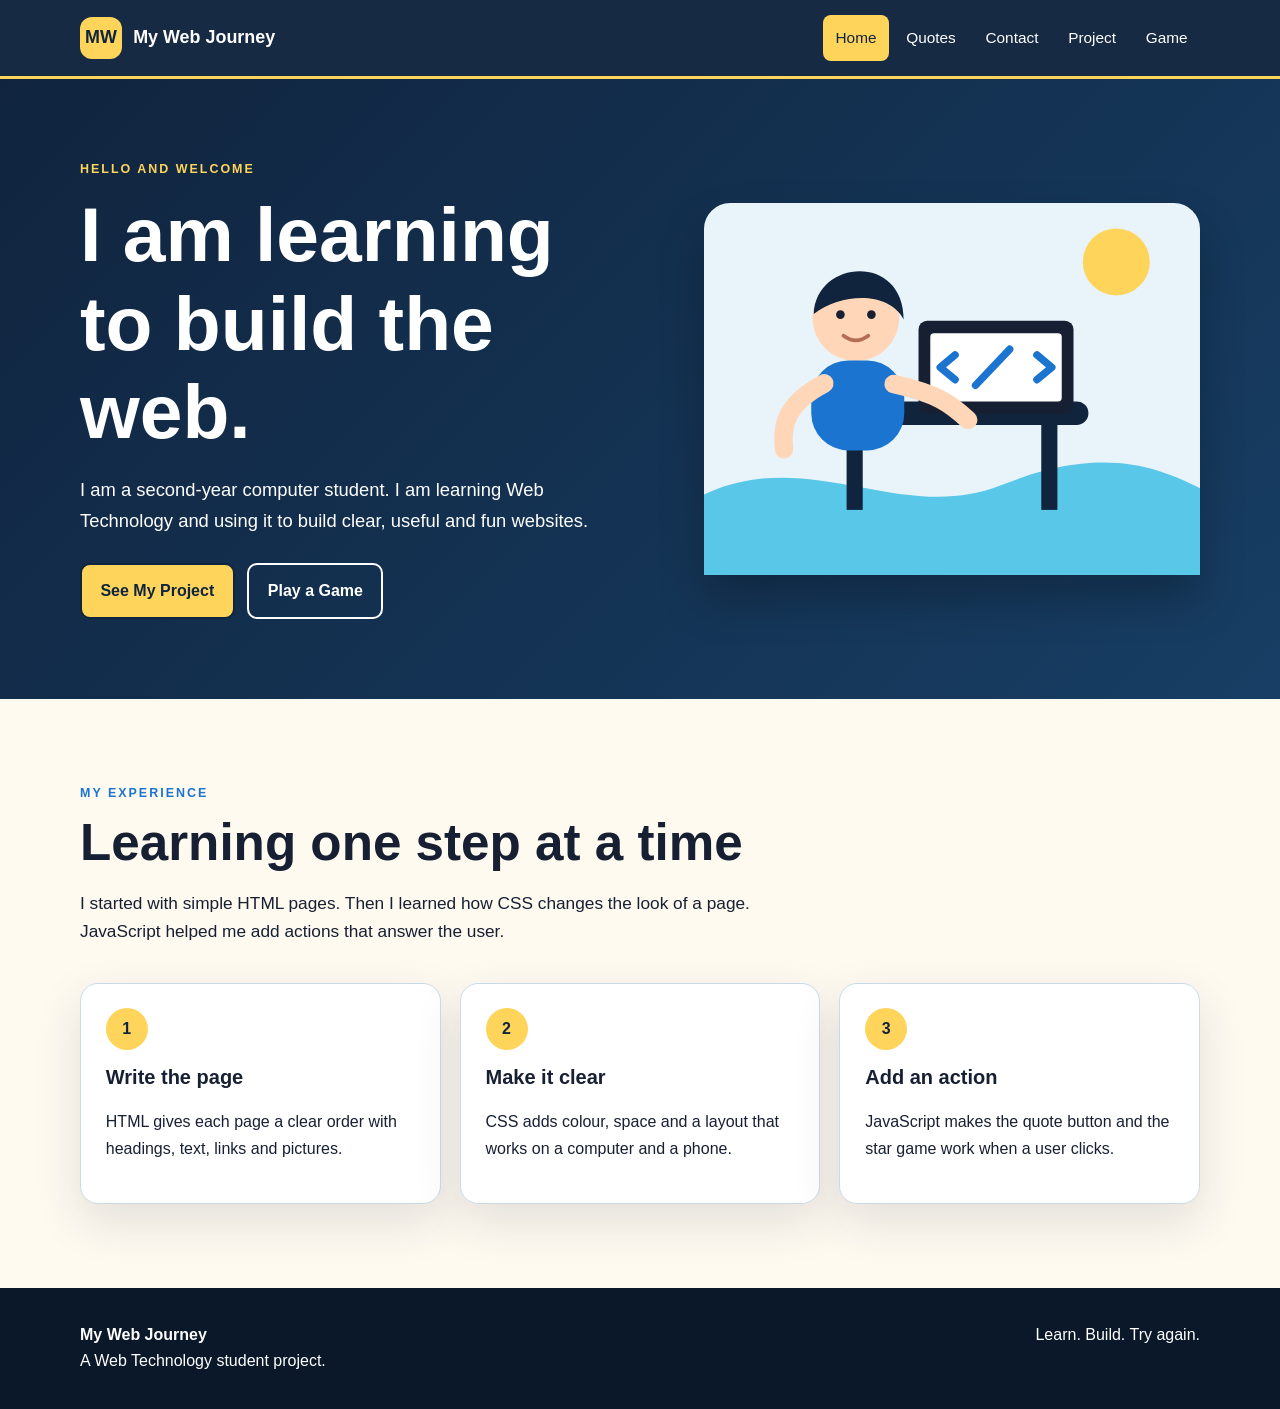
<file: index.html>
<!DOCTYPE html>
<html lang="en">
<head>
  <meta charset="utf-8">
  <meta name="viewport" content="width=device-width, initial-scale=1">
  <title>My Web Journey</title>
  <meta name="description" content="A student website about learning web technology, useful quotes, contact details, the building process and a simple game.">
  <meta property="og:title" content="My Web Journey">
  <meta property="og:description" content="A second-year computer student learns how to build websites.">
  <meta property="og:image" content="https://YOUR-GITHUB-NAME.github.io/my-web-journey/images/og-image.jpg">
  <meta property="og:url" content="https://YOUR-GITHUB-NAME.github.io/my-web-journey/">
  <meta property="og:type" content="website">
  <link rel="icon" href="images/favicon-32.png" sizes="32x32">
  <link rel="apple-touch-icon" href="images/apple-touch-icon.png">
  <link rel="stylesheet" href="style.css">
  <script src="script.js" defer></script>
</head>
<body>
  <a class="skip-link" href="#main">Skip to main content</a>
  <header class="site-header">
    <div class="header-inner">
      <a class="brand" href="index.html"><span class="brand-mark">MW</span>My Web Journey</a>
      <nav class="site-nav" aria-label="Main navigation">
        <ul>
          <li><a href="index.html" aria-current="page">Home</a></li>
          <li><a href="quotes.html">Quotes</a></li>
          <li><a href="contact.html">Contact</a></li>
          <li><a href="project.html">Project</a></li>
          <li><a href="game.html">Game</a></li>
        </ul>
      </nav>
    </div>
  </header>

  <main id="main">
    <section class="hero">
      <div class="page-width hero-grid">
        <div>
          <p class="eyebrow">Hello and Welcome</p>
          <h1>I am learning to build the web.</h1>
          <p class="hero-text">I am a second-year computer student. I am learning Web Technology and using it to build clear, useful and fun websites.</p>
          <div class="button-row">
            <a class="button" href="project.html">See My Project</a>
            <a class="button secondary" href="game.html">Play a Game</a>
          </div>
        </div>
        <img class="hero-image" src="images/student-learning.svg" alt="A student learning web design on a laptop">
      </div>
    </section>

    <section class="section">
      <div class="page-width">
        <div class="section-heading">
          <p class="eyebrow">My Experience</p>
          <h2>Learning one step at a time</h2>
          <p>I started with simple HTML pages. Then I learned how CSS changes the look of a page. JavaScript helped me add actions that answer the user.</p>
        </div>
        <div class="card-grid">
          <article class="card"><span class="card-number">1</span><h3>Write the page</h3><p>HTML gives each page a clear order with headings, text, links and pictures.</p></article>
          <article class="card"><span class="card-number">2</span><h3>Make it clear</h3><p>CSS adds colour, space and a layout that works on a computer and a phone.</p></article>
          <article class="card"><span class="card-number">3</span><h3>Add an action</h3><p>JavaScript makes the quote button and the star game work when a user clicks.</p></article>
        </div>
      </div>
    </section>
  </main>

  <footer class="site-footer"><div class="page-width footer-grid"><p><strong>My Web Journey</strong><br>A Web Technology student project.</p><p>Learn. Build. Try again.</p></div></footer>
</body>
</html>
</file>
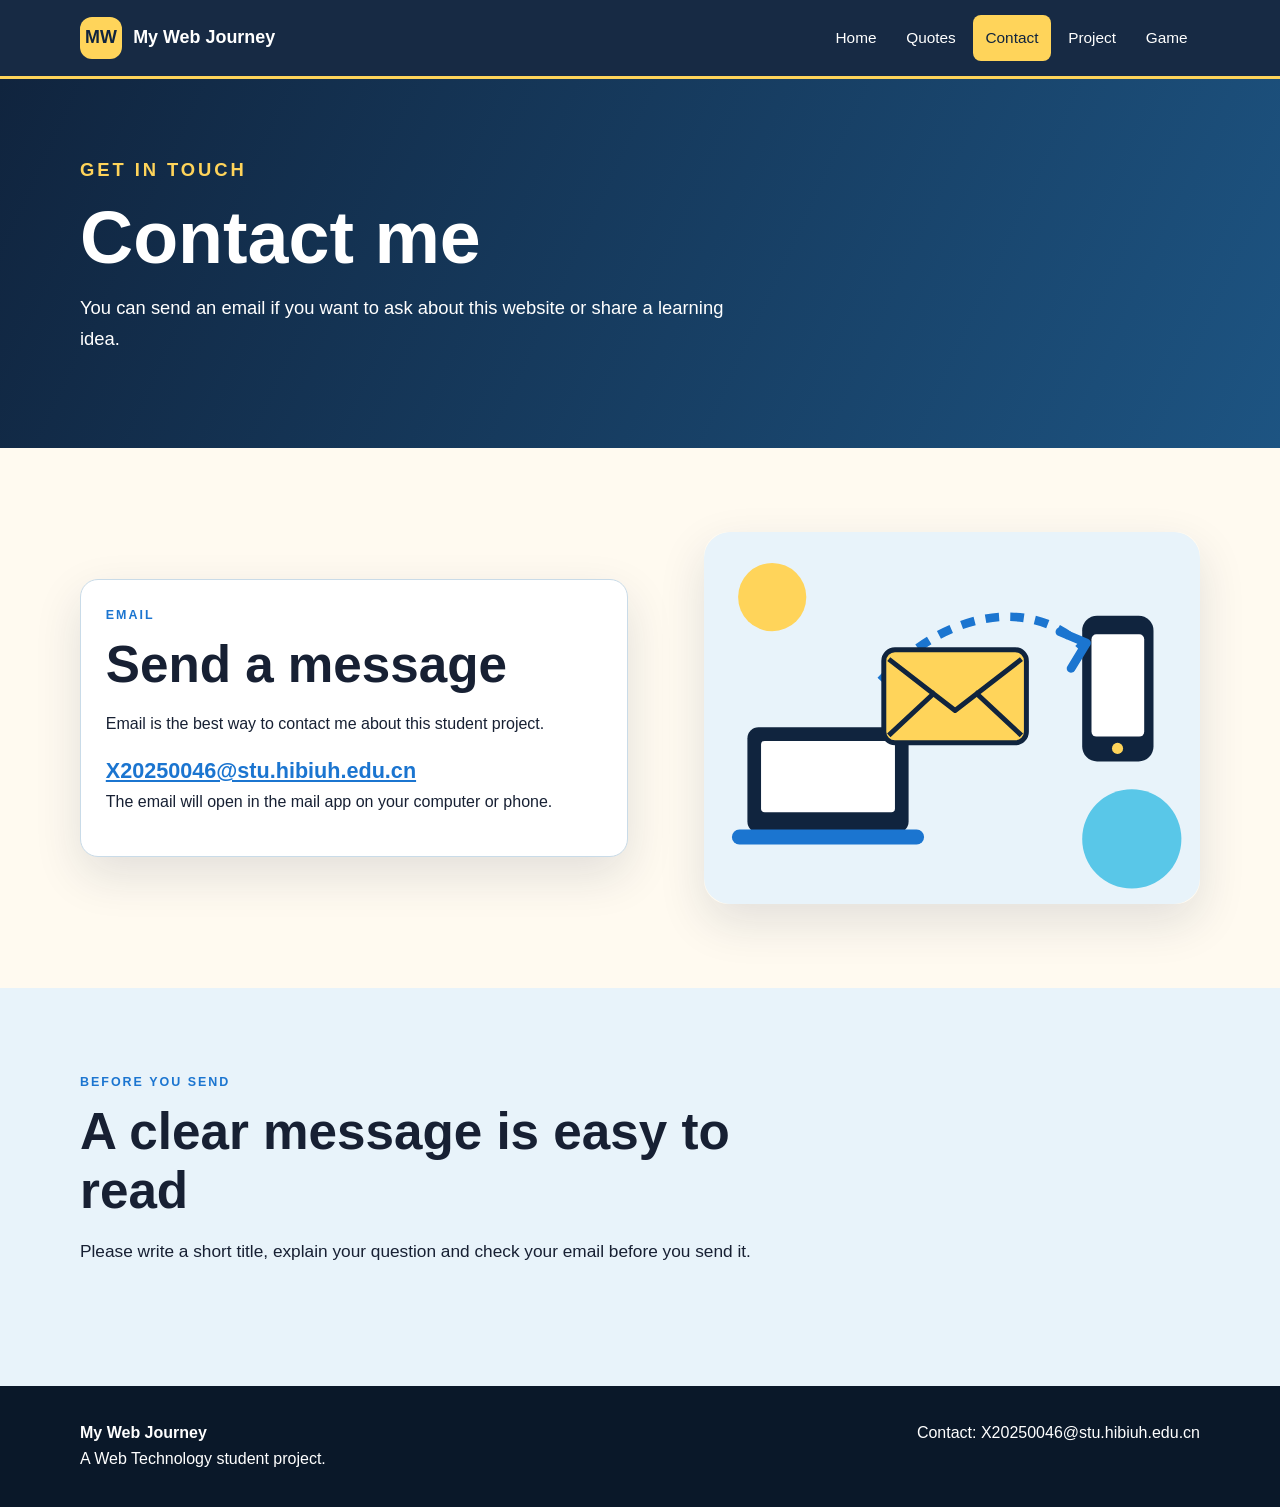
<file: contact.html>
<!DOCTYPE html>
<html lang="en">
<head>
  <meta charset="utf-8"><meta name="viewport" content="width=device-width, initial-scale=1">
  <title>Contact | My Web Journey</title>
  <meta name="description" content="Contact the student who built My Web Journey by email.">
  <meta property="og:title" content="My Web Journey"><meta property="og:description" content="Contact the student website maker by email.">
  <meta property="og:image" content="https://YOUR-GITHUB-NAME.github.io/my-web-journey/images/og-image.jpg"><meta property="og:url" content="https://YOUR-GITHUB-NAME.github.io/my-web-journey/contact.html"><meta property="og:type" content="website">
  <link rel="icon" href="images/favicon-32.png" sizes="32x32"><link rel="apple-touch-icon" href="images/apple-touch-icon.png"><link rel="stylesheet" href="style.css"><script src="script.js" defer></script>
</head>
<body>
  <a class="skip-link" href="#main">Skip to main content</a>
  <header class="site-header"><div class="header-inner"><a class="brand" href="index.html"><span class="brand-mark">MW</span>My Web Journey</a><nav class="site-nav" aria-label="Main navigation"><ul><li><a href="index.html">Home</a></li><li><a href="quotes.html">Quotes</a></li><li><a href="contact.html" aria-current="page">Contact</a></li><li><a href="project.html">Project</a></li><li><a href="game.html">Game</a></li></ul></nav></div></header>
  <main id="main">
    <header class="page-hero"><div class="page-width"><p class="eyebrow">Get in Touch</p><h1>Contact me</h1><p>You can send an email if you want to ask about this website or share a learning idea.</p></div></header>
    <section class="section"><div class="page-width split-grid">
      <div class="info-card"><p class="eyebrow">Email</p><h2>Send a message</h2><p>Email is the best way to contact me about this student project.</p><a class="contact-link" href="mailto:X20250046@stu.hibiuh.edu.cn">X20250046@stu.hibiuh.edu.cn</a><p>The email will open in the mail app on your computer or phone.</p></div>
      <img class="feature-image" src="images/contact-mail.svg" alt="An email moving from a laptop to a phone">
    </div></section>
    <section class="section section-blue"><div class="page-width"><div class="section-heading"><p class="eyebrow">Before You Send</p><h2>A clear message is easy to read</h2><p>Please write a short title, explain your question and check your email before you send it.</p></div></div></section>
  </main>
  <footer class="site-footer"><div class="page-width footer-grid"><p><strong>My Web Journey</strong><br>A Web Technology student project.</p><p>Contact: X20250046@stu.hibiuh.edu.cn</p></div></footer>
</body>
</html>
</file>
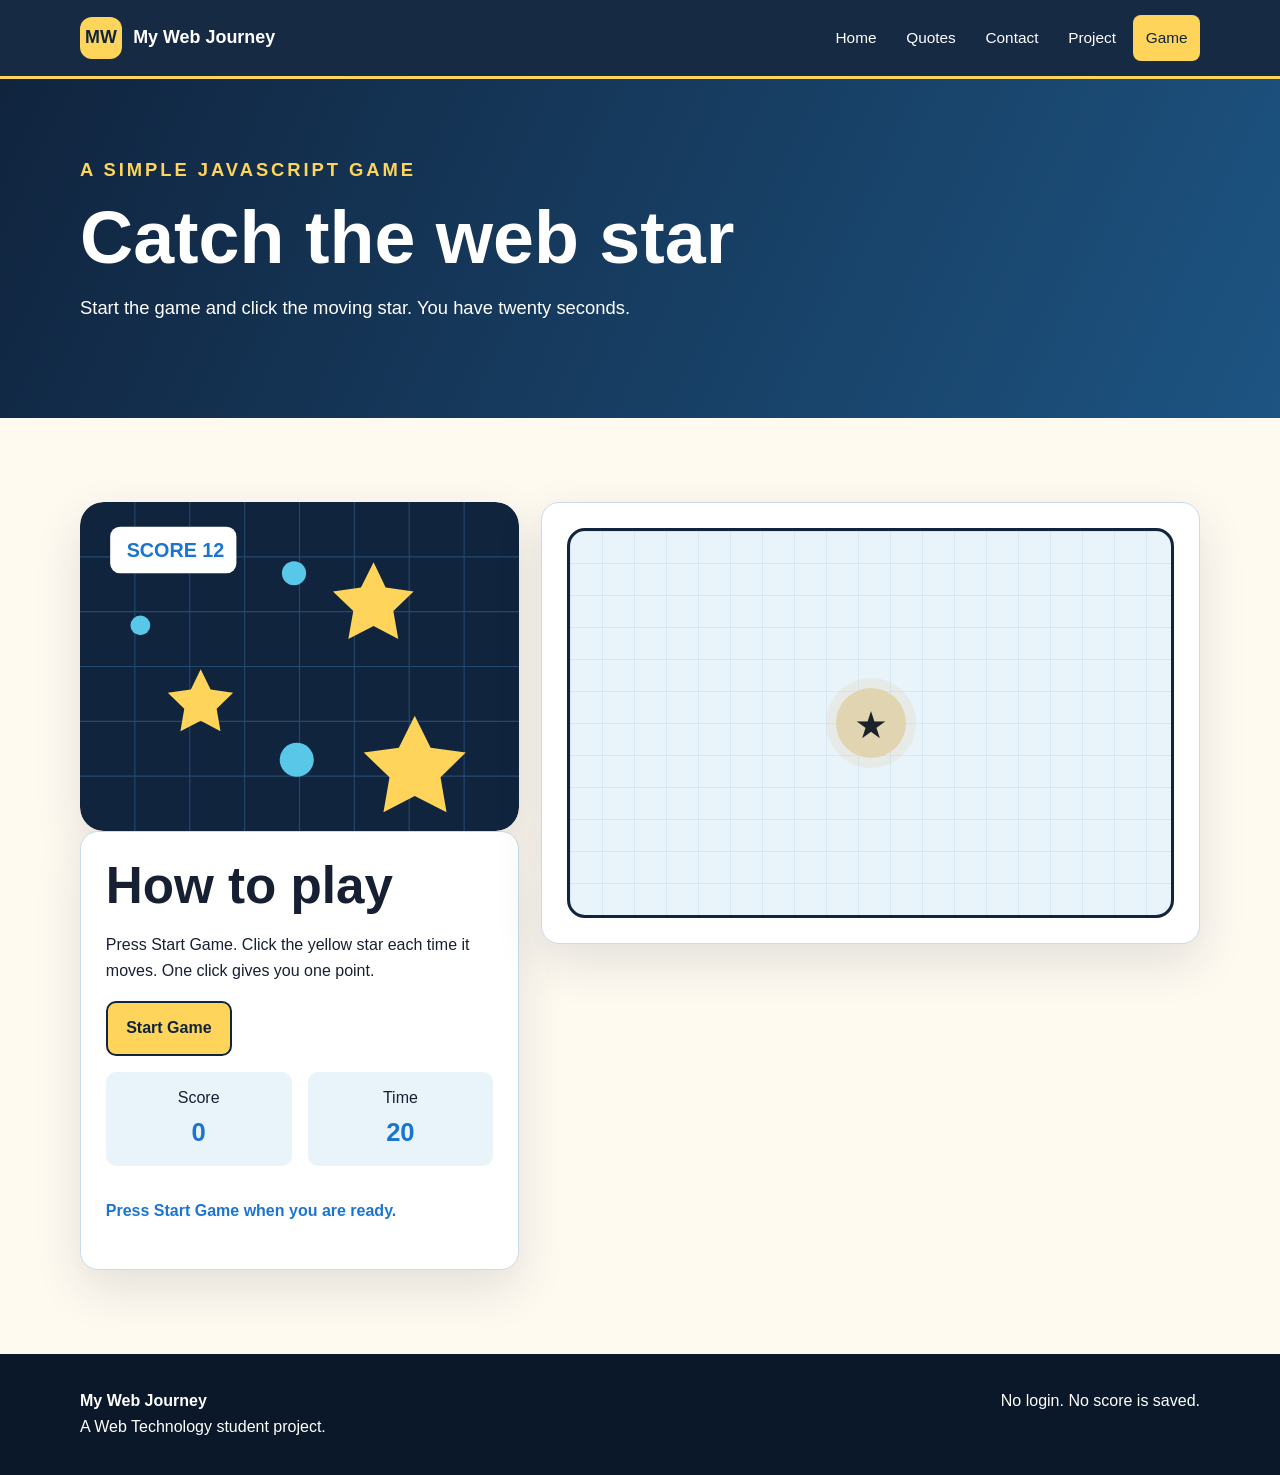
<file: game.html>
<!DOCTYPE html>
<html lang="en">
<head>
  <meta charset="utf-8"><meta name="viewport" content="width=device-width, initial-scale=1">
  <title>Game | My Web Journey</title>
  <meta name="description" content="Play a simple twenty-second star clicking game made with JavaScript.">
  <meta property="og:title" content="My Web Journey"><meta property="og:description" content="Play a simple star clicking game.">
  <meta property="og:image" content="https://YOUR-GITHUB-NAME.github.io/my-web-journey/images/og-image.jpg"><meta property="og:url" content="https://YOUR-GITHUB-NAME.github.io/my-web-journey/game.html"><meta property="og:type" content="website">
  <link rel="icon" href="images/favicon-32.png" sizes="32x32"><link rel="apple-touch-icon" href="images/apple-touch-icon.png"><link rel="stylesheet" href="style.css"><script src="script.js" defer></script>
</head>
<body>
  <a class="skip-link" href="#main">Skip to main content</a>
  <header class="site-header"><div class="header-inner"><a class="brand" href="index.html"><span class="brand-mark">MW</span>My Web Journey</a><nav class="site-nav" aria-label="Main navigation"><ul><li><a href="index.html">Home</a></li><li><a href="quotes.html">Quotes</a></li><li><a href="contact.html">Contact</a></li><li><a href="project.html">Project</a></li><li><a href="game.html" aria-current="page">Game</a></li></ul></nav></div></header>
  <main id="main">
    <header class="page-hero"><div class="page-width"><p class="eyebrow">A Simple JavaScript Game</p><h1>Catch the web star</h1><p>Start the game and click the moving star. You have twenty seconds.</p></div></header>
    <section class="section"><div class="page-width game-layout">
      <div><img class="feature-image" src="images/game-stars.svg" alt="Bright stars on a game grid"><div class="info-card"><h2>How to play</h2><p>Press Start Game. Click the yellow star each time it moves. One click gives you one point.</p><button id="start-game" type="button">Start Game</button><div class="game-stats"><p>Score<strong id="score">0</strong></p><p>Time<strong id="time-left">20</strong></p></div><p class="game-message" id="game-message" aria-live="polite">Press Start Game when you are ready.</p></div></div>
      <div class="game-panel"><div class="game-board" aria-label="Game area"><button class="game-target" id="game-target" type="button" aria-label="Catch the star" disabled>★</button></div></div>
    </div></section>
  </main>
  <footer class="site-footer"><div class="page-width footer-grid"><p><strong>My Web Journey</strong><br>A Web Technology student project.</p><p>No login. No score is saved.</p></div></footer>
</body>
</html>
</file>
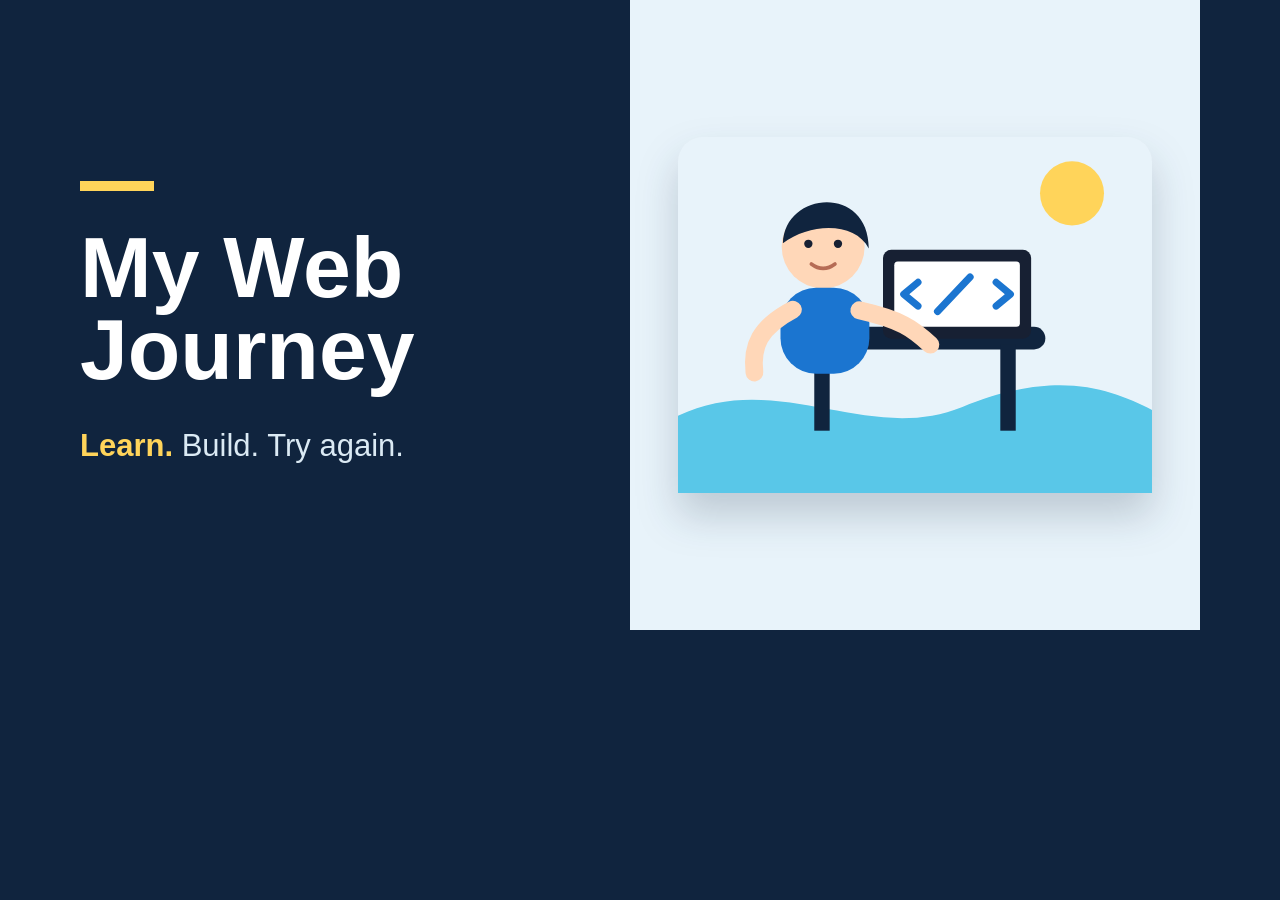
<file: og-card.html>
<!DOCTYPE html>
<html lang="en">
<head>
  <meta charset="utf-8"><meta name="viewport" content="width=device-width, initial-scale=1">
  <title>My Web Journey Cover</title>
  <style>
    *{box-sizing:border-box}body{margin:0;width:1200px;height:630px;overflow:hidden;background:#10243e;color:#fff;font-family:"Segoe UI",Arial,sans-serif}.card{display:grid;grid-template-columns:1.05fr .95fr;height:630px}.copy{padding:78px 40px 60px 80px;display:flex;flex-direction:column;justify-content:center}.line{width:74px;height:10px;background:#ffd45a;margin-bottom:36px}.copy h1{font-size:86px;line-height:.95;margin:0 0 34px}.copy p{font-size:31px;line-height:1.35;margin:0;color:#dbeaf4}.copy strong{color:#ffd45a}.art{display:grid;place-items:center;background:#e8f3fa;padding:48px}.art img{width:100%;filter:drop-shadow(0 22px 20px rgba(16,36,62,.2))}
  </style>
</head>
<body><main class="card"><section class="copy"><div class="line"></div><h1>My Web<br>Journey</h1><p><strong>Learn.</strong> Build. Try again.</p></section><section class="art"><img src="images/student-learning.svg" alt=""></section></main></body>
</html>
</file>
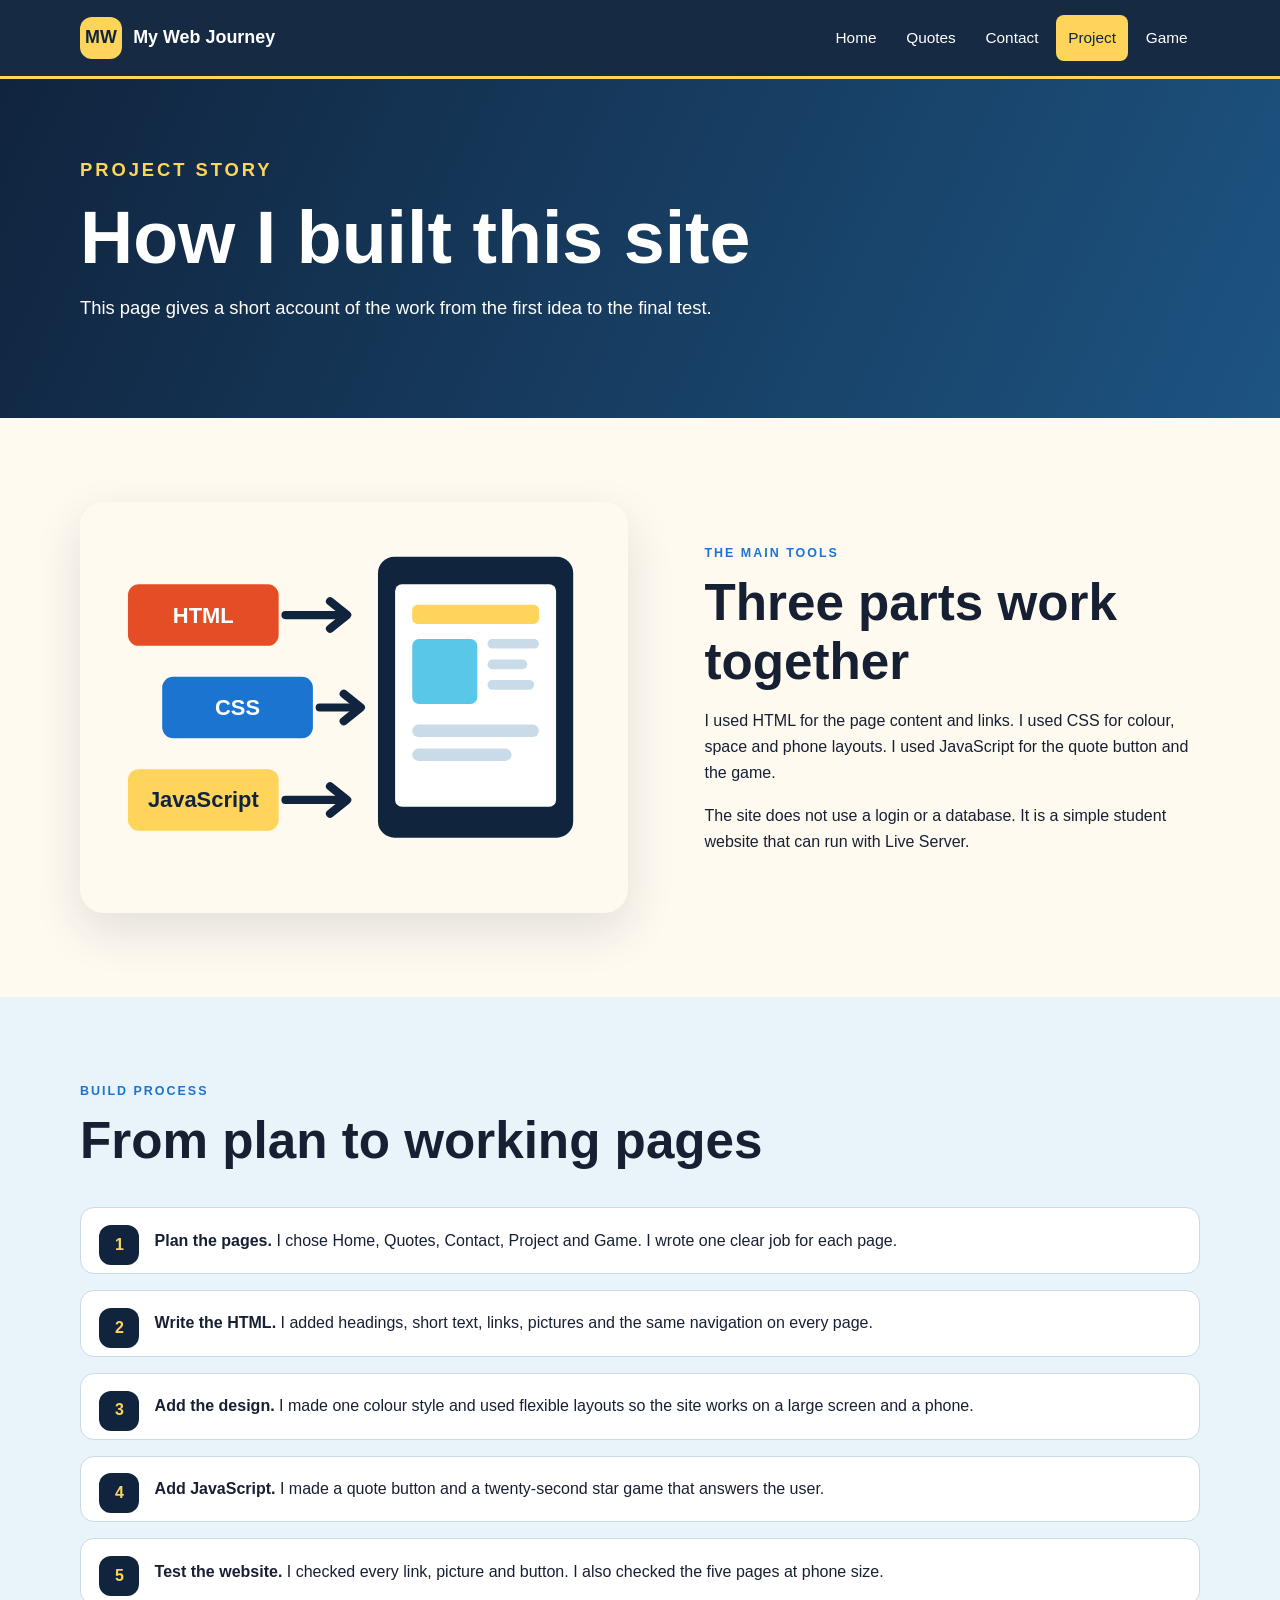
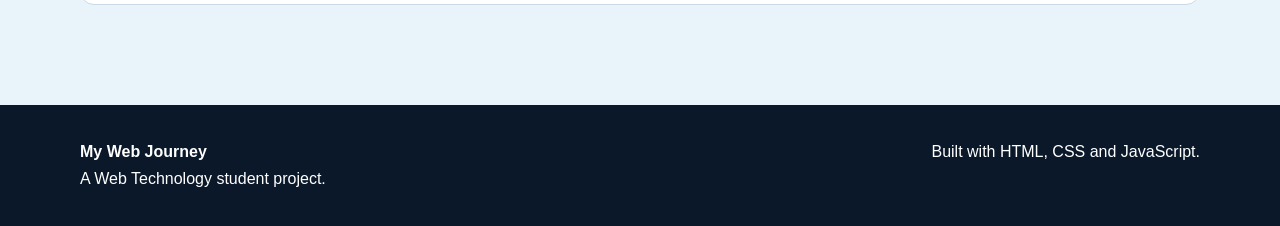
<file: project.html>
<!DOCTYPE html>
<html lang="en">
<head>
  <meta charset="utf-8"><meta name="viewport" content="width=device-width, initial-scale=1">
  <title>Project | My Web Journey</title>
  <meta name="description" content="A short account of how My Web Journey was planned, built and tested.">
  <meta property="og:title" content="My Web Journey"><meta property="og:description" content="See how this five-page website was built.">
  <meta property="og:image" content="https://YOUR-GITHUB-NAME.github.io/my-web-journey/images/og-image.jpg"><meta property="og:url" content="https://YOUR-GITHUB-NAME.github.io/my-web-journey/project.html"><meta property="og:type" content="website">
  <link rel="icon" href="images/favicon-32.png" sizes="32x32"><link rel="apple-touch-icon" href="images/apple-touch-icon.png"><link rel="stylesheet" href="style.css"><script src="script.js" defer></script>
</head>
<body>
  <a class="skip-link" href="#main">Skip to main content</a>
  <header class="site-header"><div class="header-inner"><a class="brand" href="index.html"><span class="brand-mark">MW</span>My Web Journey</a><nav class="site-nav" aria-label="Main navigation"><ul><li><a href="index.html">Home</a></li><li><a href="quotes.html">Quotes</a></li><li><a href="contact.html">Contact</a></li><li><a href="project.html" aria-current="page">Project</a></li><li><a href="game.html">Game</a></li></ul></nav></div></header>
  <main id="main">
    <header class="page-hero"><div class="page-width"><p class="eyebrow">Project Story</p><h1>How I built this site</h1><p>This page gives a short account of the work from the first idea to the final test.</p></div></header>
    <section class="section"><div class="page-width split-grid">
      <img class="feature-image" src="images/project-build.svg" alt="HTML, CSS and JavaScript blocks building a web page">
      <div><p class="eyebrow">The Main Tools</p><h2>Three parts work together</h2><p>I used HTML for the page content and links. I used CSS for colour, space and phone layouts. I used JavaScript for the quote button and the game.</p><p>The site does not use a login or a database. It is a simple student website that can run with Live Server.</p></div>
    </div></section>
    <section class="section section-blue"><div class="page-width"><div class="section-heading"><p class="eyebrow">Build Process</p><h2>From plan to working pages</h2></div><ol class="process-list">
      <li><strong>Plan the pages.</strong> I chose Home, Quotes, Contact, Project and Game. I wrote one clear job for each page.</li>
      <li><strong>Write the HTML.</strong> I added headings, short text, links, pictures and the same navigation on every page.</li>
      <li><strong>Add the design.</strong> I made one colour style and used flexible layouts so the site works on a large screen and a phone.</li>
      <li><strong>Add JavaScript.</strong> I made a quote button and a twenty-second star game that answers the user.</li>
      <li><strong>Test the website.</strong> I checked every link, picture and button. I also checked the five pages at phone size.</li>
    </ol></div></section>
  </main>
  <footer class="site-footer"><div class="page-width footer-grid"><p><strong>My Web Journey</strong><br>A Web Technology student project.</p><p>Built with HTML, CSS and JavaScript.</p></div></footer>
</body>
</html>
</file>
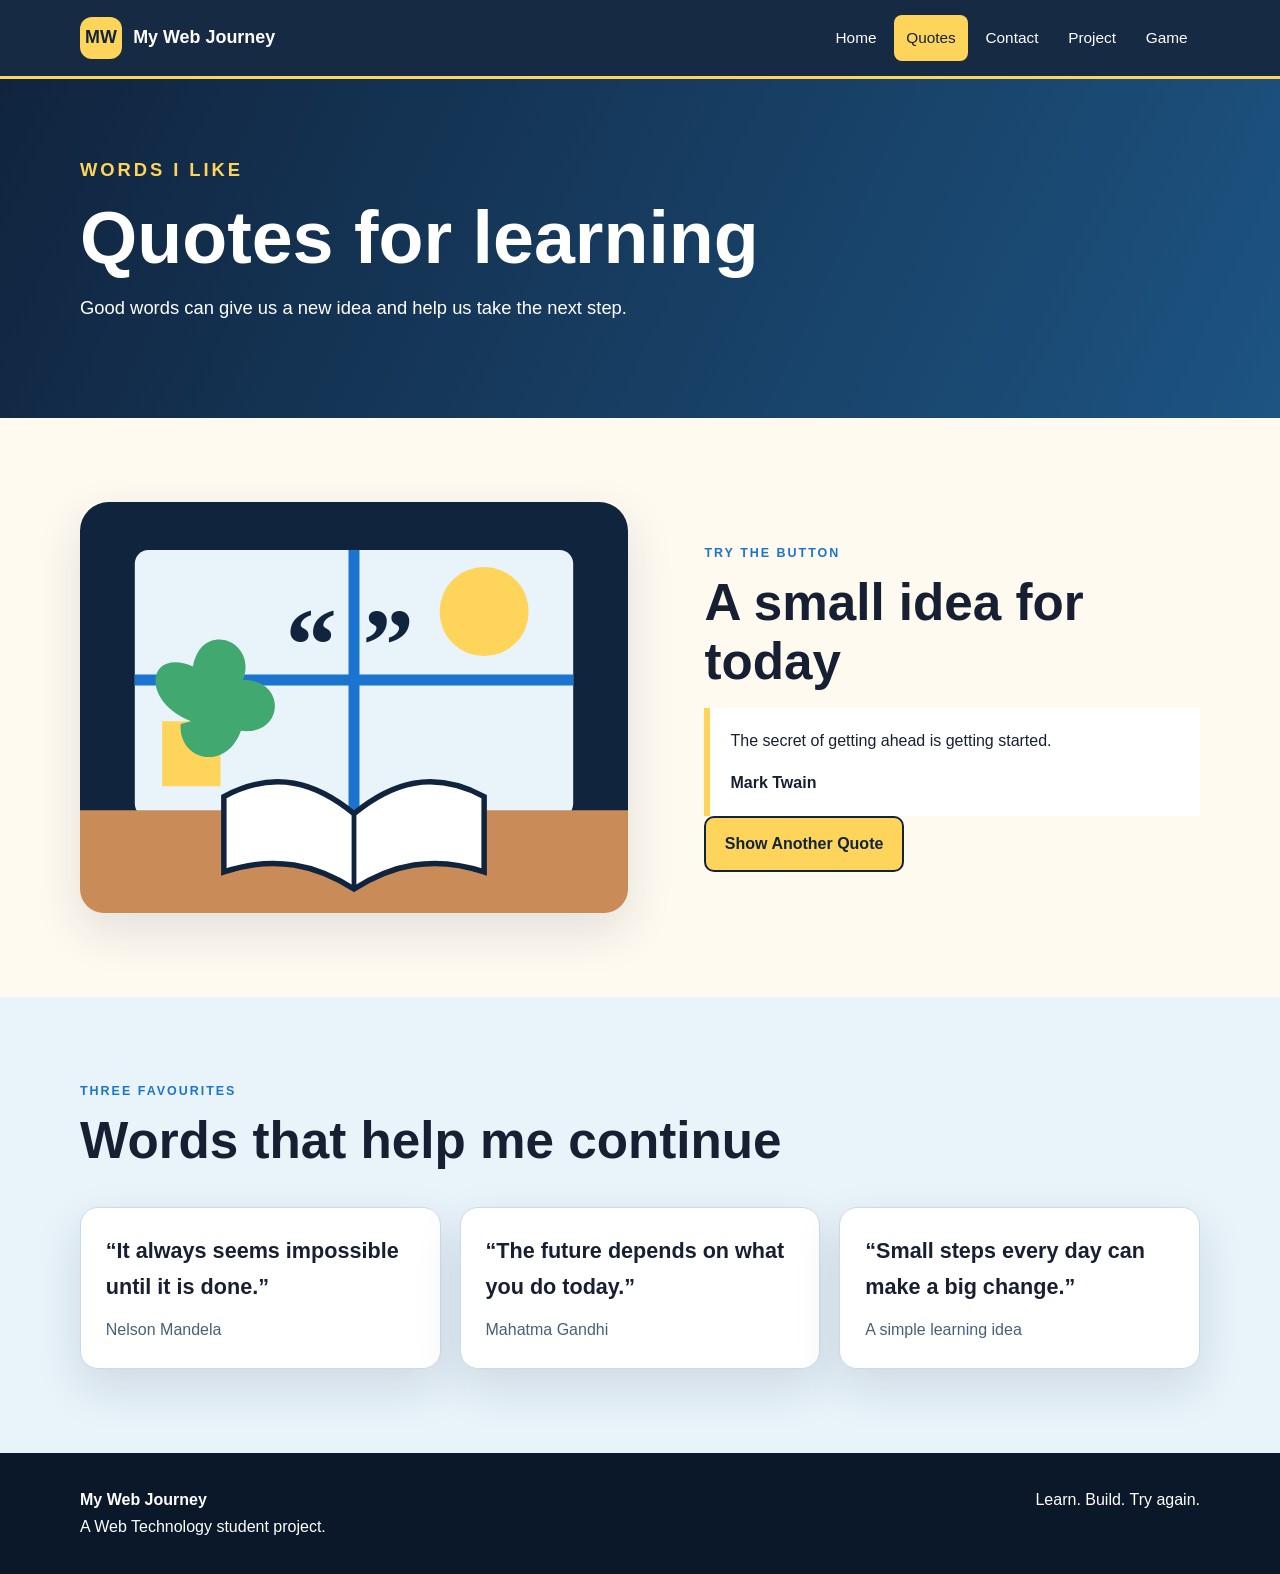
<file: quotes.html>
<!DOCTYPE html>
<html lang="en">
<head>
  <meta charset="utf-8"><meta name="viewport" content="width=device-width, initial-scale=1">
  <title>Quotes | My Web Journey</title>
  <meta name="description" content="Simple quotes that help a student keep learning and moving forward.">
  <meta property="og:title" content="My Web Journey"><meta property="og:description" content="Short quotes for learning and daily life.">
  <meta property="og:image" content="https://YOUR-GITHUB-NAME.github.io/my-web-journey/images/og-image.jpg"><meta property="og:url" content="https://YOUR-GITHUB-NAME.github.io/my-web-journey/quotes.html"><meta property="og:type" content="website">
  <link rel="icon" href="images/favicon-32.png" sizes="32x32"><link rel="apple-touch-icon" href="images/apple-touch-icon.png"><link rel="stylesheet" href="style.css"><script src="script.js" defer></script>
</head>
<body>
  <a class="skip-link" href="#main">Skip to main content</a>
  <header class="site-header"><div class="header-inner"><a class="brand" href="index.html"><span class="brand-mark">MW</span>My Web Journey</a><nav class="site-nav" aria-label="Main navigation"><ul><li><a href="index.html">Home</a></li><li><a href="quotes.html" aria-current="page">Quotes</a></li><li><a href="contact.html">Contact</a></li><li><a href="project.html">Project</a></li><li><a href="game.html">Game</a></li></ul></nav></div></header>
  <main id="main">
    <header class="page-hero"><div class="page-width"><p class="eyebrow">Words I Like</p><h1>Quotes for learning</h1><p>Good words can give us a new idea and help us take the next step.</p></div></header>
    <section class="section"><div class="page-width split-grid">
      <img class="feature-image" src="images/quotes-window.svg" alt="An open book and quote marks by a sunny window">
      <div><p class="eyebrow">Try the Button</p><h2>A small idea for today</h2><div class="quote-result" aria-live="polite"><p id="quote-text">The secret of getting ahead is getting started.</p><strong id="quote-author">Mark Twain</strong></div><button id="new-quote" type="button">Show Another Quote</button></div>
    </div></section>
    <section class="section section-blue"><div class="page-width"><div class="section-heading"><p class="eyebrow">Three Favourites</p><h2>Words that help me continue</h2></div><div class="card-grid">
      <article class="quote-card"><blockquote>“It always seems impossible until it is done.”</blockquote><cite>Nelson Mandela</cite></article>
      <article class="quote-card"><blockquote>“The future depends on what you do today.”</blockquote><cite>Mahatma Gandhi</cite></article>
      <article class="quote-card"><blockquote>“Small steps every day can make a big change.”</blockquote><cite>A simple learning idea</cite></article>
    </div></div></section>
  </main>
  <footer class="site-footer"><div class="page-width footer-grid"><p><strong>My Web Journey</strong><br>A Web Technology student project.</p><p>Learn. Build. Try again.</p></div></footer>
</body>
</html>
</file>
<file: style.css>
:root {
  --navy: #10243e;
  --blue: #1b75d0;
  --sky: #59c7e8;
  --yellow: #ffd45a;
  --cream: #fffaf0;
  --paper: #ffffff;
  --ink: #172033;
  --soft: #e8f3fa;
  --line: #c9dbe8;
  --shadow: 0 18px 48px rgba(16, 36, 62, 0.12);
}

* { box-sizing: border-box; }

html { scroll-behavior: smooth; }

body {
  margin: 0;
  background: var(--cream);
  color: var(--ink);
  font-family: "Segoe UI", Arial, sans-serif;
  line-height: 1.65;
}

img { display: block; max-width: 100%; }
a { color: inherit; }
button, input { font: inherit; }

.skip-link {
  position: absolute;
  left: -9999px;
  top: 0;
  z-index: 100;
  padding: .7rem 1rem;
  background: var(--yellow);
  color: var(--navy);
}
.skip-link:focus { left: 1rem; top: 1rem; }

.site-header {
  position: sticky;
  top: 0;
  z-index: 20;
  background: rgba(16, 36, 62, .97);
  color: white;
  border-bottom: 3px solid var(--yellow);
}

.header-inner,
.page-width {
  width: min(1120px, calc(100% - 40px));
  margin: 0 auto;
}

.header-inner {
  min-height: 76px;
  display: flex;
  align-items: center;
  justify-content: space-between;
  gap: 1.5rem;
}

.brand {
  display: inline-flex;
  align-items: center;
  gap: .7rem;
  text-decoration: none;
  font-size: 1.12rem;
  font-weight: 800;
}

.brand-mark {
  display: grid;
  place-items: center;
  width: 42px;
  height: 42px;
  border-radius: 12px;
  background: var(--yellow);
  color: var(--navy);
}

.site-nav ul {
  display: flex;
  gap: .3rem;
  margin: 0;
  padding: 0;
  list-style: none;
}

.site-nav a {
  display: block;
  padding: .65rem .78rem;
  border-radius: 8px;
  text-decoration: none;
  font-size: .96rem;
}
.site-nav a:hover,
.site-nav a[aria-current="page"] {
  background: var(--yellow);
  color: var(--navy);
}

.hero {
  background: linear-gradient(135deg, #10243e 0%, #173e64 100%);
  color: white;
  overflow: hidden;
}

.hero-grid,
.split-grid {
  display: grid;
  grid-template-columns: 1.05fr .95fr;
  align-items: center;
  gap: clamp(2rem, 6vw, 5rem);
}

.hero-grid { min-height: 620px; padding: 70px 0; }
.hero-image { filter: drop-shadow(0 24px 22px rgba(0, 0, 0, .24)); }

.eyebrow {
  margin: 0 0 .65rem;
  color: var(--blue);
  font-size: .78rem;
  font-weight: 800;
  letter-spacing: .16em;
  text-transform: uppercase;
}
.hero .eyebrow,
.page-hero .eyebrow { color: var(--yellow); }

h1, h2, h3, p { margin-top: 0; }
h1, h2, h3 { line-height: 1.15; }
h1 { margin-bottom: 1.25rem; font-size: clamp(2.6rem, 6vw, 5.4rem); }
h2 { margin-bottom: 1rem; font-size: clamp(2rem, 4vw, 3.2rem); }
h3 { font-size: 1.25rem; }

.hero-text,
.page-hero p {
  max-width: 650px;
  font-size: 1.15rem;
}

.button-row { display: flex; flex-wrap: wrap; gap: .8rem; margin-top: 1.7rem; }
.button,
button {
  border: 2px solid var(--navy);
  border-radius: 10px;
  background: var(--yellow);
  color: var(--navy);
  cursor: pointer;
  padding: .78rem 1.15rem;
  font-weight: 800;
  text-decoration: none;
  transition: transform .18s ease, box-shadow .18s ease;
}
.button:hover,
button:hover { transform: translateY(-2px); box-shadow: 0 7px 0 rgba(16, 36, 62, .18); }
.button.secondary { background: transparent; border-color: white; color: white; }

.section { padding: 84px 0; }
.section-blue { background: var(--soft); }
.section-dark { background: var(--navy); color: white; }

.section-heading { max-width: 720px; margin-bottom: 2.3rem; }
.section-heading p:last-child { font-size: 1.08rem; }

.card-grid {
  display: grid;
  grid-template-columns: repeat(3, 1fr);
  gap: 1.2rem;
}

.card,
.quote-card,
.info-card,
.game-panel {
  background: var(--paper);
  border: 1px solid var(--line);
  border-radius: 18px;
  box-shadow: var(--shadow);
  padding: 1.55rem;
}

.card-number {
  display: inline-grid;
  place-items: center;
  width: 42px;
  height: 42px;
  margin-bottom: 1rem;
  border-radius: 50%;
  background: var(--yellow);
  color: var(--navy);
  font-weight: 900;
}

.page-hero {
  background: linear-gradient(115deg, #10243e, #1d5482);
  color: white;
  padding: 76px 0;
}
.page-hero h1 { margin-bottom: .8rem; font-size: clamp(2.5rem, 6vw, 4.6rem); }

.feature-image {
  width: 100%;
  border-radius: 24px;
  box-shadow: var(--shadow);
}

.quote-list { display: grid; gap: 1rem; }
.quote-card blockquote { margin: 0; font-size: 1.35rem; font-weight: 700; }
.quote-card cite { display: block; margin-top: .8rem; color: #476178; font-style: normal; }
.quote-result { min-height: 108px; padding: 1.25rem; border-left: 6px solid var(--yellow); background: white; }

.contact-link {
  display: inline-block;
  overflow-wrap: anywhere;
  color: var(--blue);
  font-size: clamp(1rem, 3vw, 1.35rem);
  font-weight: 800;
}

.process-list { counter-reset: step; display: grid; gap: 1rem; padding: 0; list-style: none; }
.process-list li {
  position: relative;
  padding: 1.2rem 1.2rem 1.2rem 4.6rem;
  border-radius: 14px;
  background: white;
  border: 1px solid var(--line);
}
.process-list li::before {
  counter-increment: step;
  content: counter(step);
  position: absolute;
  left: 1.15rem;
  top: 1.05rem;
  display: grid;
  place-items: center;
  width: 40px;
  height: 40px;
  border-radius: 12px;
  background: var(--navy);
  color: var(--yellow);
  font-weight: 900;
}

.game-layout { display: grid; grid-template-columns: .8fr 1.2fr; gap: 1.4rem; align-items: start; }
.game-stats { display: flex; gap: 1rem; margin: 1rem 0; }
.game-stats p { flex: 1; padding: .8rem; border-radius: 10px; background: var(--soft); text-align: center; }
.game-stats strong { display: block; font-size: 1.6rem; color: var(--blue); }

.game-board {
  position: relative;
  height: 390px;
  overflow: hidden;
  border: 3px solid var(--navy);
  border-radius: 18px;
  background-color: #e8f3fa;
  background-image: linear-gradient(rgba(27, 117, 208, .09) 1px, transparent 1px), linear-gradient(90deg, rgba(27, 117, 208, .09) 1px, transparent 1px);
  background-size: 32px 32px;
}

.game-target {
  position: absolute;
  left: 50%;
  top: 50%;
  width: 70px;
  height: 70px;
  border: 0;
  border-radius: 50%;
  transform: translate(-50%, -50%);
  background: var(--yellow);
  box-shadow: 0 0 0 10px rgba(255, 212, 90, .25);
  font-size: 2rem;
}
.game-target[disabled] { cursor: not-allowed; filter: grayscale(.7); }
.game-message { min-height: 30px; font-weight: 700; color: var(--blue); }

.site-footer { padding: 34px 0; background: #0a1829; color: white; }
.footer-grid { display: flex; justify-content: space-between; gap: 2rem; }
.footer-grid p { margin: 0; }

@media (max-width: 900px) {
  .header-inner { padding: 14px 0; align-items: flex-start; flex-direction: column; }
  .site-nav { width: 100%; overflow-x: auto; }
  .site-nav ul { width: max-content; }
  .hero-grid, .split-grid, .game-layout { grid-template-columns: 1fr; }
  .hero-grid { padding: 55px 0; }
  .hero-image { max-width: 620px; margin: 0 auto; }
  .card-grid { grid-template-columns: 1fr 1fr; }
}

@media (max-width: 560px) {
  .header-inner, .page-width { width: min(100% - 28px, 1120px); }
  .site-nav a { padding: .55rem .6rem; font-size: .88rem; }
  .section { padding: 62px 0; }
  .card-grid { grid-template-columns: 1fr; }
  .footer-grid { flex-direction: column; }
  .game-board { height: 320px; }
}
</file>
